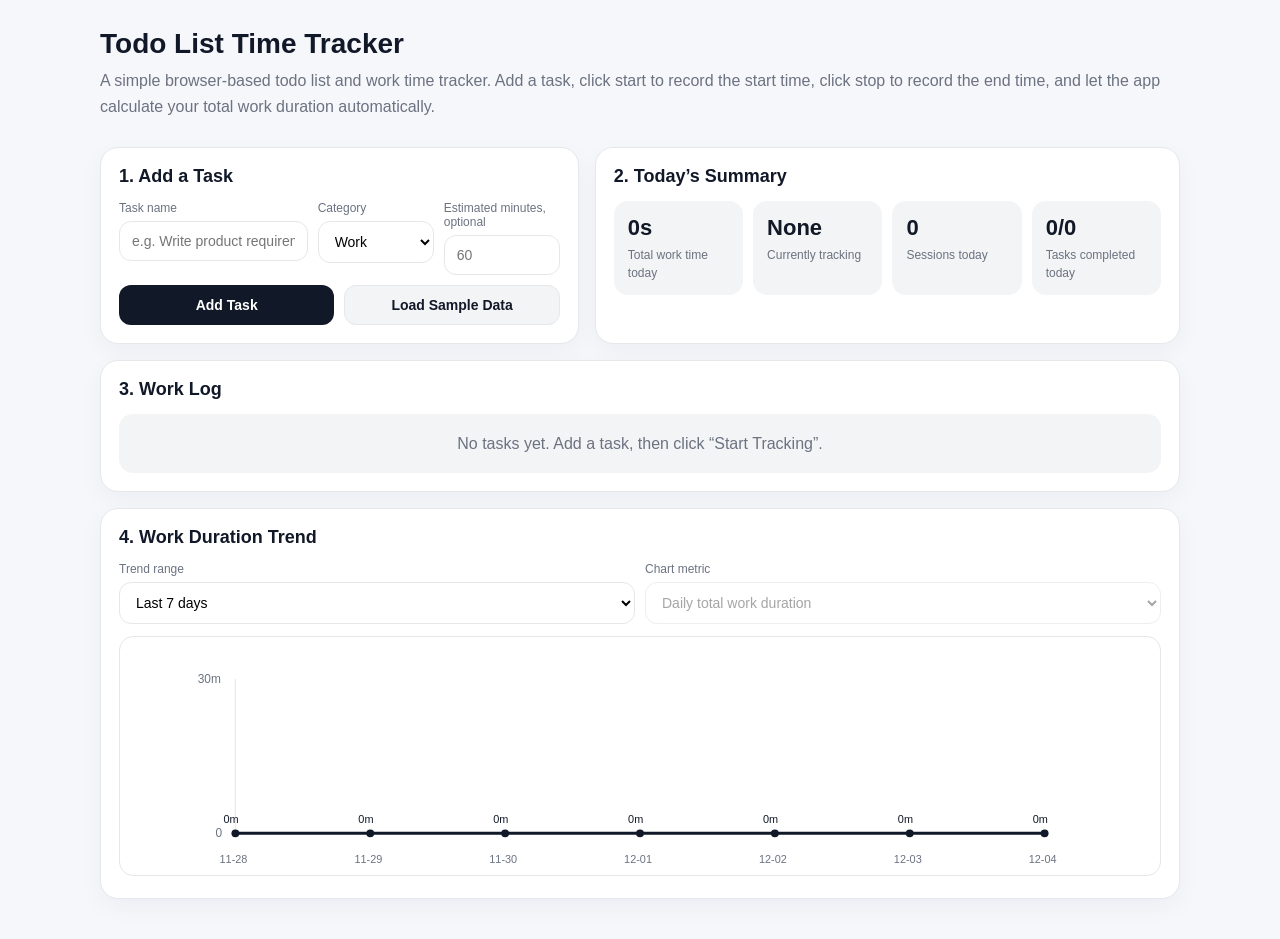
<file: index (1).html>
<!doctype html>
<html lang="en">
<head>
  <meta charset="utf-8" />
  <meta name="viewport" content="width=device-width,initial-scale=1" />
  <title>Todo List Time Tracker</title>
  <link rel="stylesheet" href="./styles.css" />

</head>
<body>
  <header>
    <h1>Todo List Time Tracker</h1>
    <p>
      A simple browser-based todo list and work time tracker. Add a task, click start to record the start time, click stop to record the end time, and let the app calculate your total work duration automatically.
    </p>
  </header>

  <main>
    <section class="card">
      <h2>1. Add a Task</h2>
      <div class="form-grid">
        <div>
          <label>Task name</label>
          <input id="title" placeholder="e.g. Write product requirements" />
        </div>
        <div>
          <label>Category</label>
          <select id="category">
            <option value="Work">Work</option>
            <option value="Study">Study</option>
            <option value="Writing">Writing</option>
            <option value="Life">Life</option>
          </select>
        </div>
        <div>
          <label>Estimated minutes, optional</label>
          <input id="estimated" type="number" min="0" step="5" placeholder="60" />
        </div>
      </div>

      <div class="actions">
        <button onclick="addTask()">Add Task</button>
        <button class="secondary" onclick="loadSample()">Load Sample Data</button>
      </div>
    </section>

    <section class="card">
      <h2>2. Today’s Summary</h2>
      <div class="summary">
        <div class="metric">
          <strong id="todayTotal">0s</strong>
          <span>Total work time today</span>
        </div>
        <div class="metric">
          <strong id="activeTask">None</strong>
          <span>Currently tracking</span>
        </div>
        <div class="metric">
          <strong id="recordCount">0</strong>
          <span>Sessions today</span>
        </div>
        <div class="metric">
          <strong id="doneCount">0/0</strong>
          <span>Tasks completed today</span>
        </div>
      </div>
    </section>

    <section class="card full">
      <h2>3. Work Log</h2>
      <div id="taskList"></div>
    </section>

    <section class="card full">
      <h2>4. Work Duration Trend</h2>
      <div class="toolbar">
        <div>
          <label>Trend range</label>
          <select id="chartRange" onchange="renderAll()">
            <option value="7">Last 7 days</option>
            <option value="30">Last 30 days</option>
          </select>
        </div>
        <div>
          <label>Chart metric</label>
          <select onchange="renderAll()" disabled>
            <option>Daily total work duration</option>
          </select>
        </div>
      </div>
      <div id="chart"></div>
    </section>
  </main>
  <script src="./app.js"></script>
</body>
</html>
</file>
<file: styles.css>
:root {
      --bg: #f6f7fb;
      --card: #ffffff;
      --text: #111827;
      --muted: #6b7280;
      --border: #e5e7eb;
      --primary: #111827;
      --soft: #f3f4f6;
      --green: #16a34a;
      --red: #dc2626;
      --orange: #f59e0b;
    }

    * { box-sizing: border-box; }

    body {
      margin: 0;
      font-family: -apple-system, BlinkMacSystemFont, "Segoe UI", Arial, sans-serif;
      background: var(--bg);
      color: var(--text);
    }

    header, main {
      max-width: 1120px;
      margin: 0 auto;
    }

    header {
      padding: 28px 20px 12px;
    }

    header h1 {
      margin: 0 0 8px;
      font-size: 28px;
    }

    header p {
      margin: 0;
      color: var(--muted);
      line-height: 1.6;
    }

    main {
      padding: 16px 20px 40px;
      display: grid;
      grid-template-columns: 0.9fr 1.1fr;
      gap: 16px;
    }

    .card {
      background: var(--card);
      border: 1px solid var(--border);
      border-radius: 18px;
      padding: 18px;
      box-shadow: 0 8px 24px rgba(15, 23, 42, 0.04);
    }

    .card h2 {
      margin: 0 0 14px;
      font-size: 18px;
    }

    label {
      display: block;
      margin-bottom: 6px;
      color: var(--muted);
      font-size: 12px;
    }

    input, select, button {
      width: 100%;
      border: 1px solid var(--border);
      border-radius: 12px;
      padding: 11px 12px;
      font-size: 14px;
      background: #fff;
    }

    button {
      cursor: pointer;
      border: none;
      background: var(--primary);
      color: white;
      font-weight: 700;
    }

    button:disabled {
      opacity: 0.45;
      cursor: not-allowed;
    }

    button.secondary {
      background: var(--soft);
      color: var(--text);
      border: 1px solid var(--border);
    }

    button.success {
      background: var(--green);
    }

    button.warning {
      background: var(--orange);
    }

    button.danger {
      background: transparent;
      color: var(--red);
      border: 1px solid var(--border);
    }

    .form-grid {
      display: grid;
      grid-template-columns: 1.3fr 0.8fr 0.8fr;
      gap: 10px;
    }

    .actions {
      display: grid;
      grid-template-columns: 1fr 1fr;
      gap: 10px;
      margin-top: 10px;
    }

    .summary {
      display: grid;
      grid-template-columns: repeat(4, 1fr);
      gap: 10px;
    }

    .metric {
      background: var(--soft);
      border-radius: 14px;
      padding: 14px;
    }

    .metric strong {
      display: block;
      font-size: 22px;
      margin-bottom: 4px;
    }

    .metric span {
      color: var(--muted);
      font-size: 12px;
    }

    .task {
      border: 1px solid var(--border);
      border-radius: 16px;
      padding: 14px;
      margin-bottom: 12px;
      background: #fff;
    }

    .task.active {
      border-color: var(--orange);
      box-shadow: 0 0 0 3px rgba(245, 158, 11, 0.12);
    }

    .task.done {
      background: #fbfbfb;
    }

    .task-top {
      display: grid;
      grid-template-columns: 1fr auto;
      gap: 10px;
      align-items: start;
      margin-bottom: 12px;
    }

    .title {
      font-weight: 800;
      font-size: 16px;
      margin-bottom: 6px;
    }

    .task.done .title {
      color: var(--muted);
      text-decoration: line-through;
    }

    .meta {
      color: var(--muted);
      font-size: 12px;
      line-height: 1.7;
    }

    .pill {
      display: inline-block;
      border-radius: 999px;
      background: var(--soft);
      padding: 4px 8px;
      color: var(--muted);
      font-size: 12px;
      margin-right: 4px;
    }

    .pill.active-pill {
      background: rgba(245, 158, 11, 0.15);
      color: #92400e;
      font-weight: 700;
    }

    .task-actions {
      display: grid;
      grid-template-columns: 1fr 1fr 1fr;
      gap: 8px;
      margin-bottom: 10px;
    }

    table {
      width: 100%;
      border-collapse: collapse;
      font-size: 13px;
      overflow: hidden;
      border-radius: 12px;
    }

    th, td {
      border-top: 1px solid var(--border);
      text-align: left;
      padding: 8px 6px;
    }

    th {
      color: var(--muted);
      font-weight: 600;
      background: #fafafa;
    }

    .empty {
      color: var(--muted);
      background: var(--soft);
      border-radius: 14px;
      padding: 16px;
      text-align: center;
      line-height: 1.7;
    }

    .toolbar {
      display: grid;
      grid-template-columns: 1fr 1fr;
      gap: 10px;
      margin-bottom: 12px;
    }

    svg {
      width: 100%;
      height: 240px;
      background: #fff;
      border: 1px solid var(--border);
      border-radius: 14px;
    }

    .full {
      grid-column: 1 / -1;
    }

    @media (max-width: 900px) {
      main { grid-template-columns: 1fr; }
      .summary, .form-grid, .task-actions, .toolbar { grid-template-columns: 1fr; }
    }
</file>
